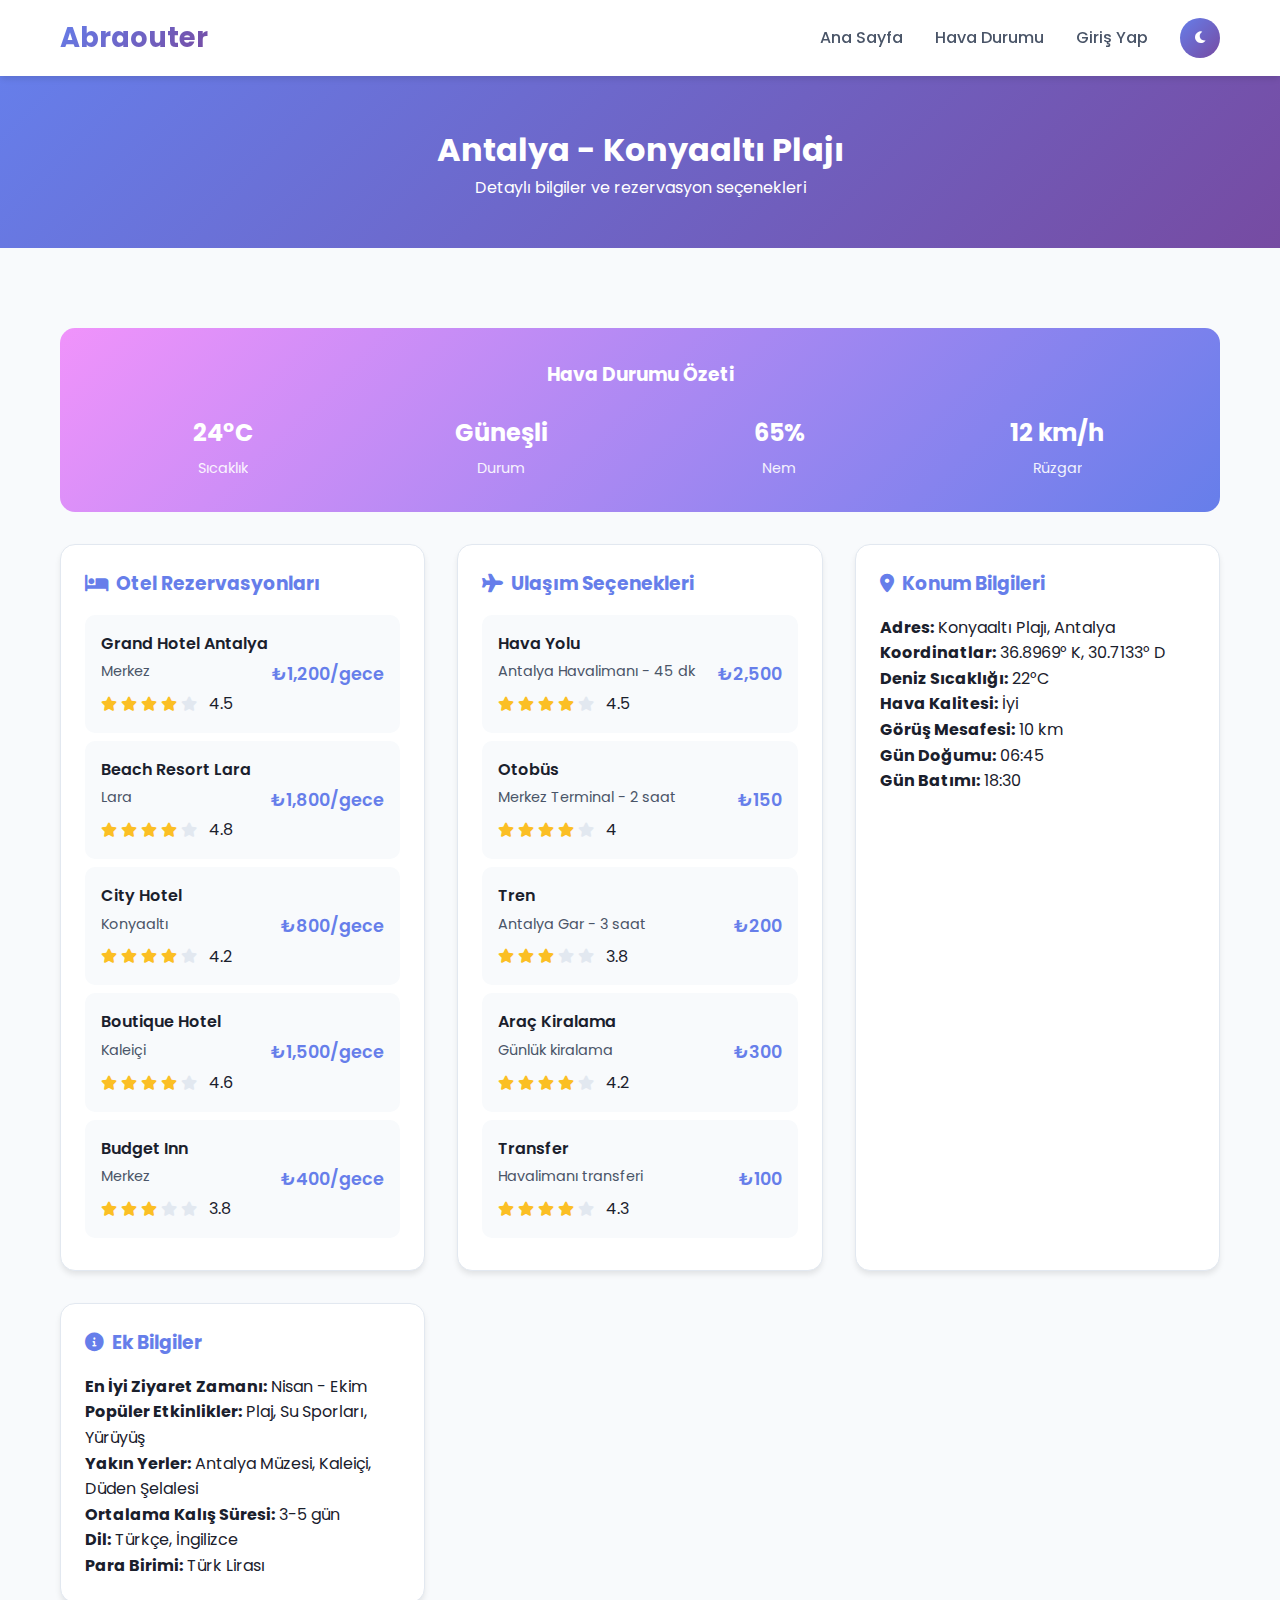
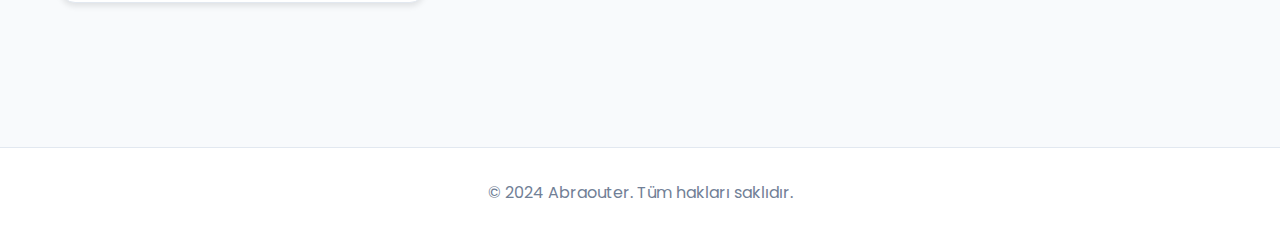
<file: Web/location-detail.html>
<!DOCTYPE html>
<html lang="tr">
<head>
    <meta charset="UTF-8">
    <meta name="viewport" content="width=device-width, initial-scale=1.0">
    <title>Lokasyon Detayları - Abraouter</title>
    <link rel="stylesheet" href="styles.css">
    <link href="https://fonts.googleapis.com/css2?family=Poppins:wght@300;400;500;600;700&display=swap" rel="stylesheet">
    <link rel="stylesheet" href="https://cdnjs.cloudflare.com/ajax/libs/font-awesome/6.0.0/css/all.min.css">
    <style>
        .detail-hero {
            background: var(--gradient);
            color: white;
            padding: 3rem 0;
            text-align: center;
        }
        
        .detail-content {
            padding: 3rem 0;
        }
        
        .detail-grid {
            display: grid;
            grid-template-columns: repeat(auto-fit, minmax(300px, 1fr));
            gap: 2rem;
            margin: 2rem 0;
        }
        
        .detail-card {
            background: var(--surface-color);
            border-radius: 15px;
            padding: 1.5rem;
            box-shadow: var(--shadow);
            border: 1px solid var(--border-color);
        }
        
        .detail-card h3 {
            color: var(--primary-color);
            margin-bottom: 1rem;
            display: flex;
            align-items: center;
            gap: 0.5rem;
        }
        
        .hotel-item, .transport-item {
            display: flex;
            justify-content: space-between;
            align-items: center;
            padding: 1rem;
            background: var(--background-color);
            border-radius: 10px;
            margin-bottom: 0.5rem;
        }
        
        .hotel-info, .transport-info {
            flex: 1;
        }
        
        .hotel-name, .transport-name {
            font-weight: 600;
            color: var(--text-primary);
            margin-bottom: 0.25rem;
        }
        
        .hotel-location, .transport-details {
            font-size: 0.9rem;
            color: var(--text-secondary);
        }
        
        .hotel-price, .transport-price {
            font-weight: 600;
            color: var(--primary-color);
            font-size: 1.1rem;
        }
        
        .hotel-rating, .transport-rating {
            display: flex;
            align-items: center;
            gap: 0.25rem;
            margin-top: 0.5rem;
        }
        
        .star {
            color: #fbbf24;
            font-size: 0.9rem;
        }
        
        .star.empty {
            color: var(--border-color);
        }
        
        .booking-btn {
            background: var(--gradient);
            color: white;
            border: none;
            padding: 0.75rem 1.5rem;
            border-radius: 10px;
            font-weight: 600;
            cursor: pointer;
            transition: all 0.3s ease;
            text-decoration: none;
            display: inline-block;
        }
        
        .booking-btn:hover {
            transform: translateY(-2px);
            box-shadow: var(--shadow);
        }
        
        .weather-summary {
            background: var(--gradient-accent);
            color: white;
            border-radius: 15px;
            padding: 2rem;
            text-align: center;
            margin: 2rem 0;
        }
        
        .weather-summary h3 {
            color: white;
            margin-bottom: 1rem;
        }
        
        .weather-stats {
            display: grid;
            grid-template-columns: repeat(auto-fit, minmax(150px, 1fr));
            gap: 1rem;
            margin-top: 1.5rem;
        }
        
        .weather-stat {
            text-align: center;
        }
        
        .weather-stat-value {
            font-size: 1.5rem;
            font-weight: 700;
            margin-bottom: 0.25rem;
        }
        
        .weather-stat-label {
            font-size: 0.9rem;
            opacity: 0.9;
        }
    </style>
</head>
<body>
    <header class="header">
        <div class="container">
            <div class="nav-brand">
                <a href="index.html" class="logo">Abraouter</a>
            </div>
            <nav class="nav-menu">
                <a href="index.html" class="nav-link">Ana Sayfa</a>
                <a href="weather.html" class="nav-link">Hava Durumu</a>
                <a href="#" class="nav-link" id="loginBtn">Giriş Yap</a>
                <button class="theme-toggle" id="themeToggle">
                    <i class="fas fa-moon"></i>
                </button>
            </nav>
        </div>
    </header>

    <main class="main">
        <section class="detail-hero">
            <div class="container">
                <h1 id="locationTitle">Lokasyon Detayları</h1>
                <p id="locationSubtitle">Detaylı bilgiler ve rezervasyon seçenekleri</p>
            </div>
        </section>

        <section class="detail-content">
            <div class="container">
                <div class="weather-summary" id="weatherSummary">
                    <!-- Hava durumu özeti buraya gelecek -->
                </div>

                <div class="detail-grid">
                    <div class="detail-card">
                        <h3><i class="fas fa-bed"></i> Otel Rezervasyonları</h3>
                        <div id="hotelsList">
                            <!-- Otel listesi buraya gelecek -->
                        </div>
                    </div>

                    <div class="detail-card">
                        <h3><i class="fas fa-plane"></i> Ulaşım Seçenekleri</h3>
                        <div id="transportList">
                            <!-- Ulaşım listesi buraya gelecek -->
                        </div>
                    </div>

                    <div class="detail-card">
                        <h3><i class="fas fa-map-marker-alt"></i> Konum Bilgileri</h3>
                        <div id="locationInfo">
                            <!-- Konum bilgileri buraya gelecek -->
                        </div>
                    </div>

                    <div class="detail-card">
                        <h3><i class="fas fa-info-circle"></i> Ek Bilgiler</h3>
                        <div id="additionalInfo">
                            <!-- Ek bilgiler buraya gelecek -->
                        </div>
                    </div>
                </div>
            </div>
        </section>
    </main>

    <footer class="footer">
        <div class="container">
            <p>&copy; 2024 Abraouter. Tüm hakları saklıdır.</p>
        </div>
    </footer>

    <script>
        // Tema değiştirme
        const themeToggle = document.getElementById('themeToggle');
        const body = document.body;
        
        const savedTheme = localStorage.getItem('theme') || 'light';
        body.setAttribute('data-theme', savedTheme);
        updateThemeIcon(savedTheme);
        
        themeToggle.addEventListener('click', function() {
            const currentTheme = body.getAttribute('data-theme');
            const newTheme = currentTheme === 'light' ? 'dark' : 'light';
            body.setAttribute('data-theme', newTheme);
            localStorage.setItem('theme', newTheme);
            updateThemeIcon(newTheme);
        });
        
        function updateThemeIcon(theme) {
            const icon = themeToggle.querySelector('i');
            icon.className = theme === 'light' ? 'fas fa-moon' : 'fas fa-sun';
        }

        // URL'den ID'yi al
        const urlParams = new URLSearchParams(window.location.search);
        const locationId = urlParams.get('id');

        // Mock veri oluştur
        const mockData = {
            city: 'Antalya',
            specificLocation: 'Konyaaltı Plajı',
            temperature: 24,
            weatherCondition: 'Güneşli',
            humidity: 65,
            windSpeed: 12,
            visibility: 10,
            precipitation: 10,
            seaTemperature: 22,
            airQuality: 'İyi',
            sunrise: '06:45',
            sunset: '18:30',
            rating: 4.5
        };

        // Sayfa yüklendiğinde verileri göster
        document.addEventListener('DOMContentLoaded', function() {
            displayLocationDetails();
        });

        function displayLocationDetails() {
            // Başlık güncelle
            document.getElementById('locationTitle').textContent = `${mockData.city} - ${mockData.specificLocation}`;
            document.getElementById('locationSubtitle').textContent = 'Detaylı bilgiler ve rezervasyon seçenekleri';

            // Hava durumu özeti
            document.getElementById('weatherSummary').innerHTML = `
                <h3>Hava Durumu Özeti</h3>
                <div class="weather-stats">
                    <div class="weather-stat">
                        <div class="weather-stat-value">${mockData.temperature}°C</div>
                        <div class="weather-stat-label">Sıcaklık</div>
                    </div>
                    <div class="weather-stat">
                        <div class="weather-stat-value">${mockData.weatherCondition}</div>
                        <div class="weather-stat-label">Durum</div>
                    </div>
                    <div class="weather-stat">
                        <div class="weather-stat-value">${mockData.humidity}%</div>
                        <div class="weather-stat-label">Nem</div>
                    </div>
                    <div class="weather-stat">
                        <div class="weather-stat-value">${mockData.windSpeed} km/h</div>
                        <div class="weather-stat-label">Rüzgar</div>
                    </div>
                </div>
            `;

            // Otel listesi
            const hotels = [
                { name: 'Grand Hotel Antalya', location: 'Merkez', price: '₺1,200', rating: 4.5, stars: 5 },
                { name: 'Beach Resort Lara', location: 'Lara', price: '₺1,800', rating: 4.8, stars: 5 },
                { name: 'City Hotel', location: 'Konyaaltı', price: '₺800', rating: 4.2, stars: 4 },
                { name: 'Boutique Hotel', location: 'Kaleiçi', price: '₺1,500', rating: 4.6, stars: 4 },
                { name: 'Budget Inn', location: 'Merkez', price: '₺400', rating: 3.8, stars: 3 }
            ];

            document.getElementById('hotelsList').innerHTML = hotels.map(hotel => `
                <div class="hotel-item">
                    <div class="hotel-info">
                        <div class="hotel-name">${hotel.name}</div>
                        <div class="hotel-location">${hotel.location}</div>
                        <div class="hotel-rating">
                            ${generateStars(hotel.rating)}
                            <span style="margin-left: 0.5rem;">${hotel.rating}</span>
                        </div>
                    </div>
                    <div class="hotel-price">${hotel.price}/gece</div>
                </div>
            `).join('');

            // Ulaşım listesi
            const transport = [
                { name: 'Hava Yolu', details: 'Antalya Havalimanı - 45 dk', price: '₺2,500', rating: 4.5 },
                { name: 'Otobüs', details: 'Merkez Terminal - 2 saat', price: '₺150', rating: 4.0 },
                { name: 'Tren', details: 'Antalya Gar - 3 saat', price: '₺200', rating: 3.8 },
                { name: 'Araç Kiralama', details: 'Günlük kiralama', price: '₺300', rating: 4.2 },
                { name: 'Transfer', details: 'Havalimanı transferi', price: '₺100', rating: 4.3 }
            ];

            document.getElementById('transportList').innerHTML = transport.map(item => `
                <div class="transport-item">
                    <div class="transport-info">
                        <div class="transport-name">${item.name}</div>
                        <div class="transport-details">${item.details}</div>
                        <div class="transport-rating">
                            ${generateStars(item.rating)}
                            <span style="margin-left: 0.5rem;">${item.rating}</span>
                        </div>
                    </div>
                    <div class="transport-price">${item.price}</div>
                </div>
            `).join('');

            // Konum bilgileri
            document.getElementById('locationInfo').innerHTML = `
                <p><strong>Adres:</strong> Konyaaltı Plajı, Antalya</p>
                <p><strong>Koordinatlar:</strong> 36.8969° K, 30.7133° D</p>
                <p><strong>Deniz Sıcaklığı:</strong> ${mockData.seaTemperature}°C</p>
                <p><strong>Hava Kalitesi:</strong> ${mockData.airQuality}</p>
                <p><strong>Görüş Mesafesi:</strong> ${mockData.visibility} km</p>
                <p><strong>Gün Doğumu:</strong> ${mockData.sunrise}</p>
                <p><strong>Gün Batımı:</strong> ${mockData.sunset}</p>
            `;

            // Ek bilgiler
            document.getElementById('additionalInfo').innerHTML = `
                <p><strong>En İyi Ziyaret Zamanı:</strong> Nisan - Ekim</p>
                <p><strong>Popüler Etkinlikler:</strong> Plaj, Su Sporları, Yürüyüş</p>
                <p><strong>Yakın Yerler:</strong> Antalya Müzesi, Kaleiçi, Düden Şelalesi</p>
                <p><strong>Ortalama Kalış Süresi:</strong> 3-5 gün</p>
                <p><strong>Dil:</strong> Türkçe, İngilizce</p>
                <p><strong>Para Birimi:</strong> Türk Lirası</p>
            `;
        }

        function generateStars(rating) {
            let stars = '';
            for (let i = 1; i <= 5; i++) {
                stars += `<i class="fas fa-star star ${i <= rating ? '' : 'empty'}"></i>`;
            }
            return stars;
        }
    </script>
</body>
</html>
</file>
<file: Web/styles.css>
/* CSS Reset ve Temel Stiller */
* {
    margin: 0;
    padding: 0;
    box-sizing: border-box;
}

:root {
    /* Light Theme */
    --primary-color: #667eea;
    --secondary-color: #764ba2;
    --accent-color: #f093fb;
    --background-color: #f8fafc;
    --surface-color: #ffffff;
    --text-primary: #1a202c;
    --text-secondary: #4a5568;
    --text-muted: #718096;
    --border-color: #e2e8f0;
    --shadow: 0 4px 6px -1px rgba(0, 0, 0, 0.1);
    --shadow-lg: 0 10px 15px -3px rgba(0, 0, 0, 0.1);
    --gradient: linear-gradient(135deg, var(--primary-color), var(--secondary-color));
    --gradient-accent: linear-gradient(135deg, var(--accent-color), var(--primary-color));
}

[data-theme="dark"] {
    /* Dark Theme */
    --background-color: #0f172a;
    --surface-color: #1e293b;
    --text-primary: #f1f5f9;
    --text-secondary: #cbd5e1;
    --text-muted: #94a3b8;
    --border-color: #334155;
    --shadow: 0 4px 6px -1px rgba(0, 0, 0, 0.3);
    --shadow-lg: 0 10px 15px -3px rgba(0, 0, 0, 0.3);
}

body {
    font-family: 'Poppins', sans-serif;
    background-color: var(--background-color);
    color: var(--text-primary);
    line-height: 1.6;
    transition: all 0.3s ease;
}

.container {
    max-width: 1200px;
    margin: 0 auto;
    padding: 0 20px;
}

/* Header Stilleri */
.header {
    background: var(--surface-color);
    box-shadow: var(--shadow);
    position: sticky;
    top: 0;
    z-index: 1000;
    backdrop-filter: blur(10px);
}

.header .container {
    display: flex;
    justify-content: space-between;
    align-items: center;
    padding: 1rem 20px;
}

.logo {
    font-size: 1.7rem;
    font-weight: 670;
    background: var(--gradient);
    -webkit-background-clip: text;
    -webkit-text-fill-color: transparent;
    background-clip: text;
    text-decoration: none;
    transition: all 0.3s ease;
}

.logo:hover {
    transform: scale(1.05);
}

.nav-menu {
    display: flex;
    align-items: center;
    gap: 2rem;
}

.nav-link {
    color: var(--text-secondary);
    text-decoration: none;
    font-weight: 500;
    transition: all 0.3s ease;
    position: relative;
}

.nav-link:hover,
.nav-link.active {
    color: var(--primary-color);
}

.nav-link.active::after {
    content: '';
    position: absolute;
    bottom: -5px;
    left: 0;
    right: 0;
    height: 2px;
    background: var(--gradient);
    border-radius: 1px;
}

.theme-toggle {
    background: var(--gradient);
    border: none;
    color: white;
    width: 40px;
    height: 40px;
    border-radius: 50%;
    cursor: pointer;
    display: flex;
    align-items: center;
    justify-content: center;
    transition: all 0.3s ease;
}

.theme-toggle:hover {
    transform: scale(1.1);
    box-shadow: var(--shadow-lg);
}

/* Hero Section */
.hero {
    background: var(--gradient);
    color: white;
    padding: 4rem 0;
    text-align: center;
    position: relative;
    overflow: hidden;
}

.hero::before {
    content: '';
    position: absolute;
    top: 0;
    left: 0;
    right: 0;
    bottom: 0;
    background: url('data:image/svg+xml,<svg xmlns="http://www.w3.org/2000/svg" viewBox="0 0 1000 100" fill="white" opacity="0.1"><polygon points="0,100 1000,0 1000,100"/></svg>');
    background-size: cover;
}

.hero-content {
    position: relative;
    z-index: 1;
}

.hero-title {
    font-size: 3.5rem;
    font-weight: 700;
    margin-bottom: 1rem;
    animation: fadeInUp 1s ease;
}

.hero-subtitle {
    font-size: 1.2rem;
    opacity: 0.9;
    animation: fadeInUp 1s ease 0.2s both;
}

/* Weather Hero */
.weather-hero {
    background: var(--gradient-accent);
    color: white;
    padding: 3rem 0;
    text-align: center;
}

.weather-title {
    font-size: 2.5rem;
    font-weight: 700;
    margin-bottom: 1rem;
}

.weather-subtitle {
    font-size: 1.1rem;
    opacity: 0.9;
}

/* Search Section */
.search-section {
    padding: 4rem 0;
}

.search-card {
    background: var(--surface-color);
    border-radius: 20px;
    padding: 2.5rem;
    box-shadow: var(--shadow-lg);
    border: 1px solid var(--border-color);
}

.search-card h2 {
    text-align: center;
    margin-bottom: 2rem;
    font-size: 2rem;
    color: var(--text-primary);
}

.search-form {
    max-width: 800px;
    margin: 0 auto;
}

.form-group {
    margin-bottom: 1.5rem;
}

.form-row {
    display: grid;
    grid-template-columns: 1fr 1fr;
    gap: 1rem;
}

.form-group label {
    display: block;
    margin-bottom: 0.5rem;
    font-weight: 500;
    color: var(--text-primary);
}

.form-group input,
.form-group select {
    width: 100%;
    padding: 0.875rem 1rem;
    border: 2px solid var(--border-color);
    border-radius: 10px;
    font-size: 1rem;
    background: var(--surface-color);
    color: var(--text-primary);
    transition: all 0.3s ease;
}

.form-group input:focus,
.form-group select:focus {
    outline: none;
    border-color: var(--primary-color);
    box-shadow: 0 0 0 3px rgba(102, 126, 234, 0.1);
}

/* Activities Container */
.activities-container {
    display: flex;
    flex-direction: column;
    gap: 1rem;
}

.activity-input-group {
    display: flex;
    gap: 0.5rem;
    align-items: center;
}

.activity-select {
    flex: 1;
}

.add-activity-btn {
    background: var(--gradient);
    border: none;
    color: white;
    width: 45px;
    height: 45px;
    border-radius: 10px;
    cursor: pointer;
    display: flex;
    align-items: center;
    justify-content: center;
    transition: all 0.3s ease;
}

.add-activity-btn:hover {
    transform: scale(1.05);
    box-shadow: var(--shadow);
}

.remove-activity-btn {
    background: #ef4444;
    border: none;
    color: white;
    width: 35px;
    height: 35px;
    border-radius: 8px;
    cursor: pointer;
    display: flex;
    align-items: center;
    justify-content: center;
    transition: all 0.3s ease;
}

.remove-activity-btn:hover {
    background: #dc2626;
    transform: scale(1.05);
}

.search-btn {
    width: 100%;
    background: var(--gradient);
    color: white;
    border: none;
    padding: 1rem 2rem;
    border-radius: 15px;
    font-size: 1.1rem;
    font-weight: 600;
    cursor: pointer;
    display: flex;
    align-items: center;
    justify-content: center;
    gap: 0.5rem;
    transition: all 0.3s ease;
    margin-top: 1rem;
}

.search-btn:hover {
    transform: translateY(-2px);
    box-shadow: var(--shadow-lg);
}

/* Weather Search */
.weather-search-section {
    padding: 3rem 0;
}

.weather-search-card {
    background: var(--surface-color);
    border-radius: 20px;
    padding: 2rem;
    box-shadow: var(--shadow-lg);
    border: 1px solid var(--border-color);
    max-width: 600px;
    margin: 0 auto;
}

.weather-search-card h2 {
    text-align: center;
    margin-bottom: 1.5rem;
    color: var(--text-primary);
}

.weather-form {
    display: flex;
    flex-direction: column;
    gap: 1.5rem;
}

.weather-search-btn {
    background: var(--gradient-accent);
    color: white;
    border: none;
    padding: 1rem 2rem;
    border-radius: 15px;
    font-size: 1.1rem;
    font-weight: 600;
    cursor: pointer;
    display: flex;
    align-items: center;
    justify-content: center;
    gap: 0.5rem;
    transition: all 0.3s ease;
}

.weather-search-btn:hover {
    transform: translateY(-2px);
    box-shadow: var(--shadow-lg);
}

/* Autocomplete */
.autocomplete-container {
    position: relative;
}

.autocomplete-suggestions {
    position: absolute;
    top: 100%;
    left: 0;
    right: 0;
    background: var(--surface-color);
    border: 1px solid var(--border-color);
    border-top: none;
    border-radius: 0 0 10px 10px;
    max-height: 200px;
    overflow-y: auto;
    z-index: 1000;
    display: none;
}

.suggestion-item {
    padding: 0.75rem 1rem;
    cursor: pointer;
    transition: background-color 0.2s ease;
    border-bottom: 1px solid var(--border-color);
}

.suggestion-item:hover {
    background: var(--primary-color);
    color: white;
}

.suggestion-item:last-child {
    border-bottom: none;
}

/* Results Section */
.results-section {
    padding: 3rem 0;
}

.results-section h2 {
    text-align: center;
    margin-bottom: 2rem;
    font-size: 2rem;
    color: var(--text-primary);
}

.results-grid {
    display: grid;
    grid-template-columns: repeat(auto-fit, minmax(350px, 1fr));
    gap: 2rem;
}

.weather-card {
    background: var(--surface-color);
    border-radius: 20px;
    padding: 2rem;
    box-shadow: var(--shadow-lg);
    border: 1px solid var(--border-color);
    text-align: center;
}

/* Location Card */
.location-card {
    background: var(--surface-color);
    border-radius: 20px;
    padding: 1.5rem;
    box-shadow: var(--shadow-lg);
    border: 1px solid var(--border-color);
    transition: all 0.3s ease;
    position: relative;
    overflow: hidden;
}

.location-card::before {
    content: '';
    position: absolute;
    top: 0;
    left: 0;
    right: 0;
    height: 4px;
    background: var(--gradient);
}

.location-card:hover {
    transform: translateY(-5px);
    box-shadow: 0 20px 25px -5px rgba(0, 0, 0, 0.1);
}

.location-header {
    display: flex;
    justify-content: space-between;
    align-items: center;
    margin-bottom: 1rem;
}

.location-name {
    font-size: 1.5rem;
    font-weight: 600;
    color: var(--text-primary);
}

.location-specific {
    font-size: 0.9rem;
    color: var(--text-secondary);
    margin-bottom: 0.5rem;
}

.weather-info {
    display: grid;
    grid-template-columns: repeat(2, 1fr);
    gap: 1rem;
    margin: 1rem 0;
}

.weather-item {
    display: flex;
    align-items: center;
    gap: 0.5rem;
    padding: 0.5rem;
    background: var(--background-color);
    border-radius: 10px;
}

.weather-item i {
    color: var(--primary-color);
    width: 20px;
}

.weather-item span {
    font-size: 0.9rem;
    color: var(--text-secondary);
}

.weather-item .value {
    font-weight: 600;
    color: var(--text-primary);
}

.temperature {
    font-size: 2rem;
    font-weight: 700;
    color: var(--primary-color);
    text-align: center;
    margin: 1rem 0;
}

.weather-condition {
    text-align: center;
    margin-bottom: 1rem;
}

.weather-condition i {
    font-size: 3rem;
    color: var(--accent-color);
    margin-bottom: 0.5rem;
}

.weather-condition p {
    font-size: 1.1rem;
    font-weight: 500;
    color: var(--text-primary);
}

.location-actions {
    display: flex;
    gap: 1rem;
    margin-top: 1.5rem;
}

.btn {
    padding: 0.75rem 1.5rem;
    border: none;
    border-radius: 10px;
    font-weight: 500;
    cursor: pointer;
    transition: all 0.3s ease;
    text-decoration: none;
    display: inline-flex;
    align-items: center;
    gap: 0.5rem;
}

.btn-primary {
    background: var(--gradient);
    color: white;
    flex: 1;
}

.btn-secondary {
    background: var(--background-color);
    color: var(--text-primary);
    border: 1px solid var(--border-color);
}

.btn:hover {
    transform: translateY(-2px);
    box-shadow: var(--shadow);
}

.rating {
    display: flex;
    align-items: center;
    justify-content: center;
    gap: 0.25rem;
    margin: 1rem 0;
}

.star {
    color: #fbbf24;
    font-size: 1.2rem;
}

.star.empty {
    color: var(--border-color);
}

/* Modal */
.modal {
    display: none;
    position: fixed;
    z-index: 2000;
    left: 0;
    top: 0;
    width: 100%;
    height: 100%;
    background-color: rgba(0, 0, 0, 0.5);
    backdrop-filter: blur(5px);
}

.modal-content {
    background-color: var(--surface-color);
    margin: 5% auto;
    padding: 2rem;
    border-radius: 20px;
    width: 90%;
    max-width: 600px;
    position: relative;
    box-shadow: var(--shadow-lg);
    animation: modalSlideIn 0.3s ease;
}

.close {
    color: var(--text-muted);
    float: right;
    font-size: 2rem;
    font-weight: bold;
    cursor: pointer;
    position: absolute;
    top: 1rem;
    right: 1.5rem;
    transition: color 0.3s ease;
}

.close:hover {
    color: var(--text-primary);
}

/* Footer */
.footer {
    background: var(--surface-color);
    border-top: 1px solid var(--border-color);
    padding: 2rem 0;
    text-align: center;
    color: var(--text-muted);
    margin-top: 4rem;
}

/* Animations */
@keyframes fadeInUp {
    from {
        opacity: 0;
        transform: translateY(30px);
    }
    to {
        opacity: 1;
        transform: translateY(0);
    }
}

@keyframes modalSlideIn {
    from {
        opacity: 0;
        transform: translateY(-50px);
    }
    to {
        opacity: 1;
        transform: translateY(0);
    }
}

@keyframes pulse {
    0%, 100% {
        transform: scale(1);
    }
    50% {
        transform: scale(1.05);
    }
}

/* Weather Page Specific Styles */
.weather-header {
    display: flex;
    justify-content: space-between;
    align-items: center;
    margin-bottom: 2rem;
    padding-bottom: 1rem;
    border-bottom: 2px solid var(--border-color);
}

.weather-location h2 {
    font-size: 2rem;
    color: var(--text-primary);
    margin-bottom: 0.5rem;
}

.weather-location p {
    color: var(--text-secondary);
    font-size: 1.1rem;
}

.weather-icon {
    font-size: 4rem;
    color: var(--accent-color);
}

.weather-main {
    text-align: center;
    margin: 2rem 0;
}

.temperature-large {
    font-size: 4rem;
    font-weight: 700;
    color: var(--primary-color);
    margin-bottom: 0.5rem;
}

.weather-condition-large {
    font-size: 1.5rem;
    color: var(--text-primary);
    margin-bottom: 0.5rem;
}

.weather-description {
    color: var(--text-secondary);
    font-size: 1.1rem;
}

.weather-details {
    margin: 2rem 0;
}

.detail-grid {
    display: grid;
    grid-template-columns: repeat(auto-fit, minmax(200px, 1fr));
    gap: 1rem;
}

.detail-item {
    display: flex;
    align-items: center;
    gap: 1rem;
    padding: 1rem;
    background: var(--background-color);
    border-radius: 10px;
    transition: all 0.3s ease;
}

.detail-item:hover {
    transform: translateY(-2px);
    box-shadow: var(--shadow);
}

.detail-item i {
    font-size: 1.5rem;
    color: var(--primary-color);
    width: 30px;
    text-align: center;
}

.detail-content {
    flex: 1;
}

.detail-label {
    display: block;
    font-size: 0.9rem;
    color: var(--text-secondary);
    margin-bottom: 0.25rem;
}

.detail-value {
    display: block;
    font-size: 1.1rem;
    font-weight: 600;
    color: var(--text-primary);
}

.weather-forecast {
    margin: 2rem 0;
}

.weather-forecast h3 {
    text-align: center;
    margin-bottom: 1.5rem;
    color: var(--text-primary);
}

.forecast-items {
    display: grid;
    grid-template-columns: repeat(auto-fit, minmax(120px, 1fr));
    gap: 1rem;
}

.forecast-item {
    background: var(--surface-color);
    border-radius: 15px;
    padding: 1rem;
    text-align: center;
    border: 1px solid var(--border-color);
    transition: all 0.3s ease;
}

.forecast-item:hover {
    transform: translateY(-3px);
    box-shadow: var(--shadow);
}

.forecast-day {
    font-weight: 600;
    color: var(--text-primary);
    margin-bottom: 0.5rem;
}

.forecast-icon {
    font-size: 2rem;
    color: var(--accent-color);
    margin: 0.5rem 0;
}

.forecast-temp {
    display: flex;
    justify-content: space-between;
    margin: 0.5rem 0;
}

.temp-high {
    font-weight: 600;
    color: var(--text-primary);
}

.temp-low {
    color: var(--text-secondary);
}

.forecast-precipitation {
    font-size: 0.9rem;
    color: var(--text-secondary);
}

/* Comments Styles */
.comments-container {
    max-height: 400px;
    overflow-y: auto;
    margin-top: 1rem;
}

.comment {
    background: var(--background-color);
    border-radius: 10px;
    padding: 1rem;
    margin-bottom: 1rem;
    border: 1px solid var(--border-color);
}

.comment-header {
    display: flex;
    justify-content: space-between;
    align-items: center;
    margin-bottom: 0.5rem;
}

.comment-header strong {
    color: var(--text-primary);
}

.comment-date {
    color: var(--text-muted);
    font-size: 0.9rem;
}

.comment p {
    color: var(--text-secondary);
    margin: 0.5rem 0;
    line-height: 1.5;
}

.comment-rating {
    display: flex;
    gap: 0.25rem;
    margin-top: 0.5rem;
}

.comment-rating .star {
    font-size: 0.9rem;
}

/* Responsive Design */
@media (max-width: 768px) {
    .nav-menu {
        gap: 1rem;
    }
    
    .nav-link {
        font-size: 0.9rem;
    }
    
    .hero-title {
        font-size: 2.5rem;
    }
    
    .form-row {
        grid-template-columns: 1fr;
    }
    
    .results-grid {
        grid-template-columns: 1fr;
    }
    
    .weather-info {
        grid-template-columns: 1fr;
    }
    
    .location-actions {
        flex-direction: column;
    }
    
    .modal-content {
        width: 95%;
        margin: 10% auto;
        padding: 1.5rem;
    }
    
    .weather-header {
        flex-direction: column;
        text-align: center;
        gap: 1rem;
    }
    
    .temperature-large {
        font-size: 3rem;
    }
    
    .detail-grid {
        grid-template-columns: 1fr;
    }
    
    .forecast-items {
        grid-template-columns: repeat(auto-fit, minmax(100px, 1fr));
    }
}

@media (max-width: 480px) {
    .container {
        padding: 0 15px;
    }
    
    .search-card,
    .weather-search-card {
        padding: 1.5rem;
    }
    
    .hero-title {
        font-size: 2rem;
    }
    
    .hero-subtitle {
        font-size: 1rem;
    }
}
</file>
